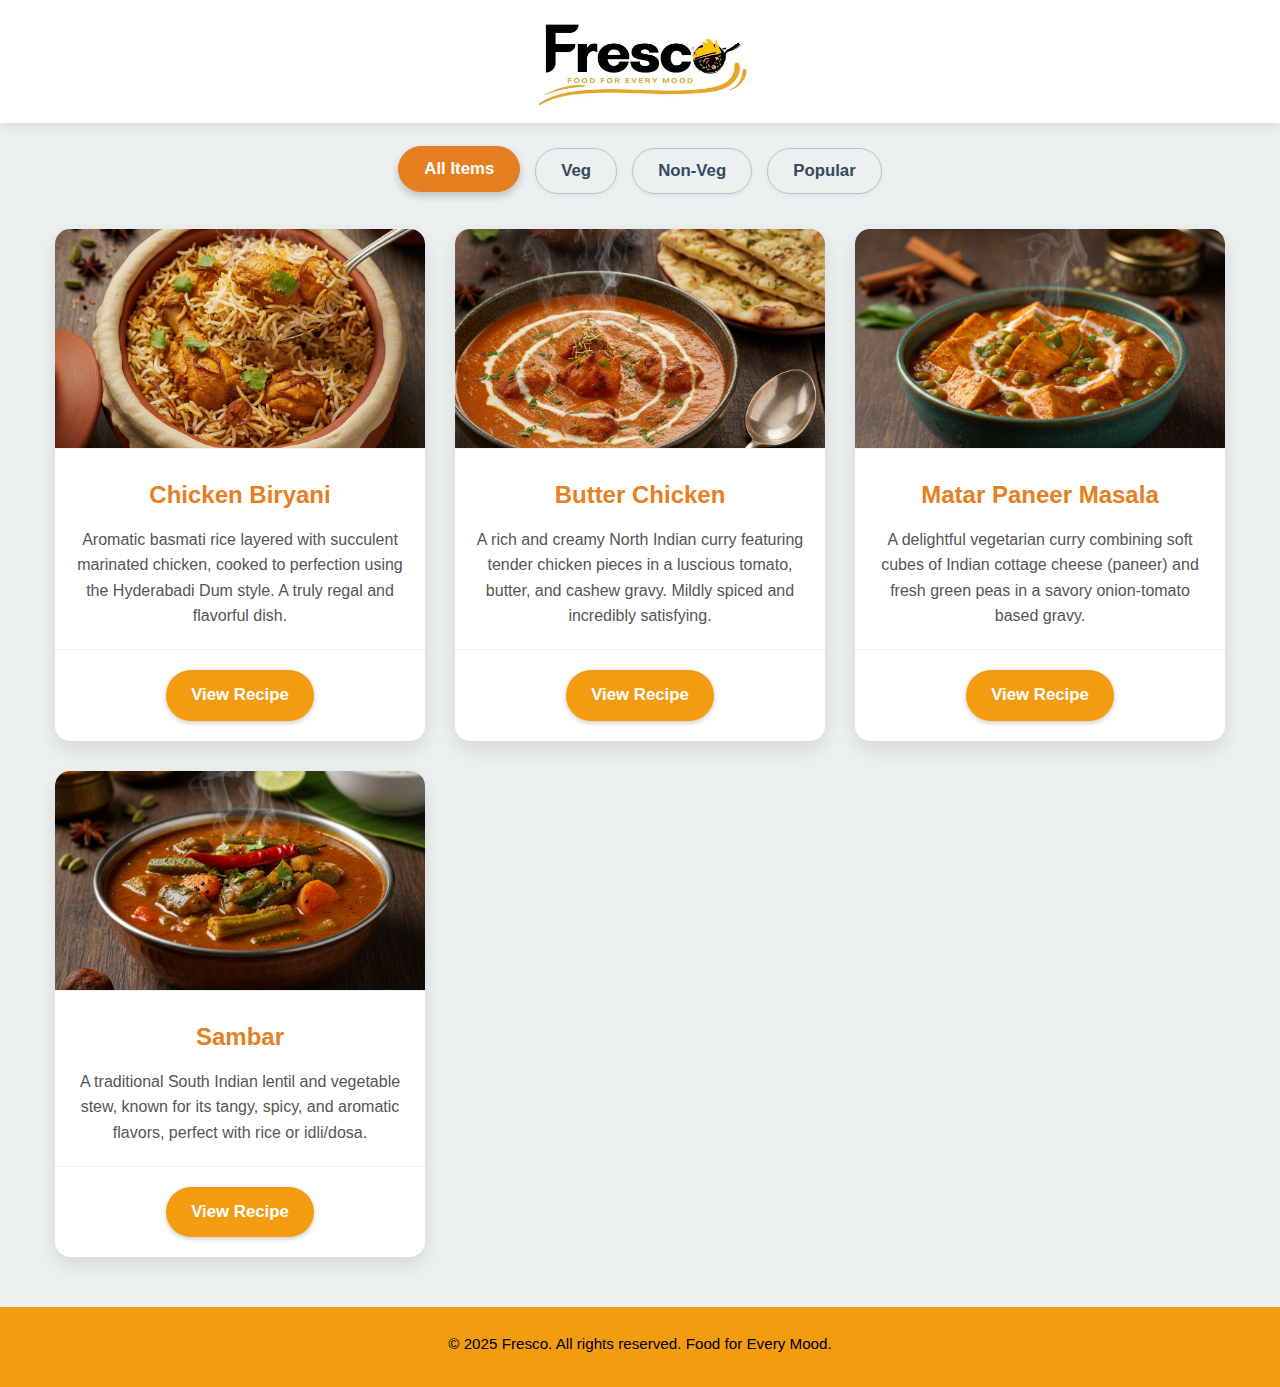
<file: index.html>
<!DOCTYPE html>
<html lang="en">

<head>
    <meta charset="UTF-8">
    <meta name="viewport" content="width=device-width, initial-scale=1.0">
    <title>Fresco - Food for Every Mood</title>
    <link rel="stylesheet" href="style.css">
    <link rel="icon" href="media/fresco_logo_favicon.png" type="image/png">
</head>

<body id="home-page">
    <header>
        <div class="container">
            <div class="logo-container">
                <img src="media/fresco_logo.jpg" alt="Fresco Logo - Food for Every Mood" class="main-logo">
            </div>
            <nav>
            </nav>
        </div>
    </header>

    <main class="container">
        <section class="category-navigation">
            <button class="category-btn active" data-category="all">All Items</button>
            <button class="category-btn" data-category="veg">Veg</button>
            <button class="category-btn" data-category="non-veg">Non-Veg</button>
            <button class="category-btn" data-category="popular">Popular</button>
        </section>

        <section class="item-list">
            <div class="food-item" data-category="non-veg">
                <img src="media/chicken_biryani.png" alt="Chicken Biryani">
                <h3>Chicken Biryani</h3>
                <p class="description">Aromatic basmati rice layered with succulent marinated chicken, cooked to
                    perfection.</p>
                <div class="item-actions">
                    <a href="recipe.html?name=chicken-biryani" class="btn view-details">View Recipe</a>
                </div>
            </div>

            <div class="food-item" data-category="non-veg">
                <img src="media/butter_chicken.png" alt="Butter Chicken">
                <h3>Butter Chicken</h3>
                <p class="description">Creamy tomato-based gravy with tender chicken pieces, a classic Indian delight.
                </p>
                <div class="item-actions">
                    <a href="recipe.html?name=butter-chicken" class="btn view-details">View Recipe</a>
                </div>
            </div>

            <div class="food-item" data-category="veg">
                <img src="media/matar_paneer.png" alt="Matar Paneer Masala">
                <h3>Matar Paneer Masala</h3>
                <p class="description">Soft paneer and green peas simmered in a rich, flavorful onion-tomato gravy.</p>
                <div class="item-actions">
                    <a href="recipe.html?name=matar-paneer-masala" class="btn view-details">View Recipe</a>
                </div>
            </div>

            <div class="food-item" data-category="veg">
                <img src="media/sambar.png" alt="Sambar">
                <h3>Sambar</h3>
                <p class="description">A tangy and spicy South Indian lentil stew with a medley of fresh vegetables.</p>
                <div class="item-actions">
                    <a href="recipe.html?name=sambar" class="btn view-details">View Recipe</a>
                </div>
            </div>

        </section>
    </main>

    <footer>
        <div class="container">
            <p>&copy; 2025 Fresco. All rights reserved. Food for Every Mood.</p>
        </div>
    </footer>

    <script src="script.js"></script>
</body>

</html>
</file>
<file: style.css>
/* Basic Reset & Typography (keep as is) */
* {
    box-sizing: border-box;
    margin: 0;
    padding: 0;
}

body {
    font-family: 'Segoe UI', Tahoma, Geneva, Verdana, sans-serif;
    line-height: 1.6;
    color: #2c3e50;
    background-color: #ecf0f1;
}

.container {
    max-width: 1200px;
    margin: 0 auto;
    padding: 0 15px;
}

a {
    text-decoration: none;
    color: inherit;
}

/* Header (keep as is) */
header {
    background-color: #ffffff;
    padding: 15px 0;
    box-shadow: 0 4px 10px rgba(0, 0, 0, 0.08);
    margin-bottom: 25px;
}

header .container {
    display: flex;
    justify-content: space-between;
    align-items: center;
    flex-wrap: wrap;
}

.logo-container {
    flex-grow: 1;
    display: flex;
    align-items: center;
    justify-content: center;
}

.main-logo {
    max-width: 220px;
    height: auto;
}

header nav {
    margin-left: auto;
}

header nav .btn {
    background-color: #f39c12;
    /* Fresco Orange */
    color: white;
    padding: 10px 18px;
    border-radius: 25px;
    font-weight: bold;
    transition: background-color 0.3s ease, transform 0.2s ease;
    box-shadow: 0 2px 5px rgba(0, 0, 0, 0.2);
}

header nav .btn:hover {
    background-color: #e67e22;
    /* Darker Fresco Orange */
    transform: translateY(-2px);
}


/* Category Navigation (keep as is) */
.category-navigation {
    display: flex;
    justify-content: center;
    gap: 15px;
    margin-bottom: 35px;
    flex-wrap: wrap;
}

.category-btn {
    background-color: #ecf0f1;
    border: 1px solid #bdc3c7;
    color: #34495e;
    padding: 12px 25px;
    border-radius: 30px;
    cursor: pointer;
    font-size: 1.05rem;
    font-weight: 600;
    transition: all 0.3s ease, transform 0.2s ease;
    box-shadow: 0 2px 5px rgba(0, 0, 0, 0.05);
}

.category-btn:hover {
    background-color: #e0e6e8;
    transform: translateY(-2px);
    box-shadow: 0 4px 8px rgba(0, 0, 0, 0.1);
}

.category-btn.active {
    background-color: #e67e22;
    /* Vibrant orange for active */
    color: white;
    border-color: #e67e22;
    box-shadow: 0 4px 8px rgba(0, 0, 0, 0.2);
    transform: translateY(-2px);
}

/* Item List (keep as is) */
.item-list {
    display: grid;
    grid-template-columns: repeat(auto-fit, minmax(300px, 1fr));
    gap: 30px;
    margin-bottom: 50px;
}

.food-item {
    background-color: #ffffff;
    border-radius: 15px;
    box-shadow: 0 8px 20px rgba(0, 0, 0, 0.1);
    overflow: hidden;
    text-align: center;
    transition: transform 0.3s ease, box-shadow 0.3s ease;
}

.food-item:hover {
    transform: translateY(-8px);
    box-shadow: 0 12px 25px rgba(0, 0, 0, 0.18);
}

.food-item img {
    width: 100%;
    height: 220px;
    object-fit: cover;
    border-bottom: 1px solid #ecf0f1;
}

.food-item h3 {
    margin: 20px 0 12px;
    color: #e67e22;
    /* Fresco orange */
    font-size: 1.5rem;
}

.food-item .description {
    padding: 0 20px;
    font-size: 1em;
    color: #555;
    min-height: 50px;
    margin-bottom: 20px;
}

.item-actions {
    padding: 20px;
    border-top: 1px solid #ecf0f1;
}

.btn {
    display: inline-block;
    background-color: #27ae60;
    /* Attractive green for Buy Now */
    color: white;
    padding: 12px 25px;
    border-radius: 25px;
    font-weight: bold;
    text-align: center;
    transition: background-color 0.3s ease, transform 0.2s ease;
    cursor: pointer;
    border: none;
    font-size: 1.05rem;
    box-shadow: 0 2px 5px rgba(0, 0, 0, 0.2);
}

.btn.view-details {
    background-color: #f39c12;
    /* Brighter orange for view details */
}

.btn.view-details:hover {
    background-color: #e67e22;
    transform: translateY(-2px);
}

.btn.buy-now {
    background-color: #27ae60;
    /* Vibrant green */
    margin-left: 20px;
}

.btn.buy-now:hover {
    background-color: #2ecc71;
    /* Lighter green on hover */
    transform: translateY(-2px);
}


/* Recipe Details Page (keep as is) */
.recipe-details-page {
    background-color: #ffffff;
    padding: 40px;
    border-radius: 15px;
    box-shadow: 0 8px 20px rgba(0, 0, 0, 0.1);
    margin-bottom: 40px;
}

.recipe-hero {
    text-align: center;
    margin-bottom: 40px;
}

.recipe-hero img {
    max-width: 100%;
    height: 400px;
    object-fit: cover;
    border-radius: 10px;
    margin-bottom: 25px;
    box-shadow: 0 5px 15px rgba(0, 0, 0, 0.1);
}

.recipe-hero h1 {
    color: #e67e22;
    /* Fresco Orange */
    font-size: 3rem;
    margin-bottom: 15px;
}

.recipe-hero p {
    font-size: 1.2rem;
    color: #555;
    margin-bottom: 25px;
    max-width: 800px;
    margin-left: auto;
    margin-right: auto;
}

.recipe-actions {
    display: flex;
    justify-content: center;
    align-items: center;
    gap: 25px;
    margin-bottom: 40px;
    flex-wrap: wrap;
}

.persons-selector label {
    font-size: 1.2rem;
    font-weight: bold;
    color: #34495e;
    margin-right: 15px;
}

.persons-selector select {
    padding: 10px 15px;
    border-radius: 8px;
    border: 1px solid #bdc3c7;
    font-size: 1.1rem;
    cursor: pointer;
    background-color: #fcfcfc;
    transition: border-color 0.3s ease;
}

.persons-selector select:focus {
    outline: none;
    border-color: #f39c12;
    /* Highlight with Fresco Orange on focus */
}

.ingredients-list h2 {
    color: #34495e;
    margin-bottom: 25px;
    text-align: center;
    font-size: 2rem;
}

/* === REVISED INGREDIENT LIST STYLES (MORE COLOR, RESPONSIVE) === */
.ingredients-list ul {
    list-style-type: none;
    padding: 0;
    margin: 0;
    /* Use flexbox for flexibility in responsiveness, combined with grid later */
    display: flex;
    flex-direction: column;
    /* Default to single column */
    gap: 0;
    /* No vertical gap, managed by padding + border */
}

/* Apply two columns for screens wider than 768px */
@media (min-width: 768px) {
    .ingredients-list ul {
        display: grid;
        /* Switch to grid for two columns */
        grid-template-columns: 1fr 1fr;
        gap: 0 30px;
        /* Gap only between columns, not rows */
    }
}

.ingredients-list li {
    border-bottom: 1px solid #dfe6e9;
    /* Soft line separator */
    padding: 18px 5px;
    /* Generous vertical padding */
    display: flex;
    align-items: center;
    font-size: 1.1rem;
    color: #34495e;
    transition: background-color 0.3s ease;
    /* Smooth hover transition */
}

/* Add a subtle hover effect with Fresco orange */
.ingredients-list li:hover {
    background-color: rgba(243, 156, 18, 0.05);
    /* Very light Fresco orange tint on hover */
}


/* Make sure last items in list don't have bottom border for a clean finish */
.ingredients-list li:last-child {
    border-bottom: none;
}

/* For grid layout, handle last two items for a cleaner look */
@media (min-width: 768px) {
    .ingredients-list li:nth-last-child(-n+2) {
        /* Selects the last one or two items */
        border-bottom: none;
    }

    /* If number of items is odd and more than 1, ensure the odd item at the end doesn't have a border */
    .ingredients-list ul:not(:has(li:nth-child(even))):has(li:last-child):not(:has(li:nth-last-child(2))):last-child {
        border-bottom: none;
    }
}


.ingredients-list li::before {
    content: '';
    flex-shrink: 0;
    width: 24px;
    /* Slightly larger icon */
    height: 24px;
    margin-right: 15px;
    background-image: url('images/leaf_icon_colored.png');
    /* Using a more colorful icon */
    background-size: contain;
    background-repeat: no-repeat;
    background-position: center;
}


/* Footer (keep as is) */
footer {
    background-color: #f39c12;
    color: #000000;
    text-align: center;
    padding: 25px 0;
    margin-top: 40px;
    font-size: 0.95em;
}

footer p {
    margin-bottom: 5px;
}

/* Media Queries for Responsiveness (adjustments for ingredient list) */
@media (max-width: 767px) {

    /* Changed from 768px to 767px for consistency */
    .main-logo {
        max-width: 180px;
    }

    header .container {
        flex-direction: column;
        text-align: center;
    }

    header nav {
        margin-top: 20px;
        margin-left: 0;
    }

    .recipe-hero h1 {
        font-size: 2.5rem;
    }

    .recipe-hero img {
        height: 300px;
    }

    .recipe-actions {
        flex-direction: column;
    }

    .btn.buy-now {
        margin-left: 0;
        margin-top: 20px;
    }

    .food-item h3 {
        font-size: 1.3rem;
    }

    .food-item .description {
        min-height: unset;
    }

    /* Ingredient list specific for mobile */
    .ingredients-list li {
        padding: 15px 5px;
        /* Slightly less padding on mobile */
        font-size: 1rem;
    }

    .ingredients-list li::before {
        width: 20px;
        height: 20px;
        margin-right: 10px;
    }

    .recipe-details-page {
        border-radius: 0px;
    }
}

@media (max-width: 480px) {
    .container {
        padding: 0 10px;
    }

    .category-btn {
        padding: 10px 20px;
        font-size: 0.95rem;
    }

    .main-logo {
        max-width: 150px;
    }

    .recipe-hero h1 {
        font-size: 2rem;
    }

    .recipe-hero img {
        margin-top: 10px;
        height: 220px;
    }

    .persons-selector label,
    .persons-selector select,
    .btn {
        font-size: 1rem;
    }

    .btn {
        padding: 10px 20px;
    }
}
</file>
